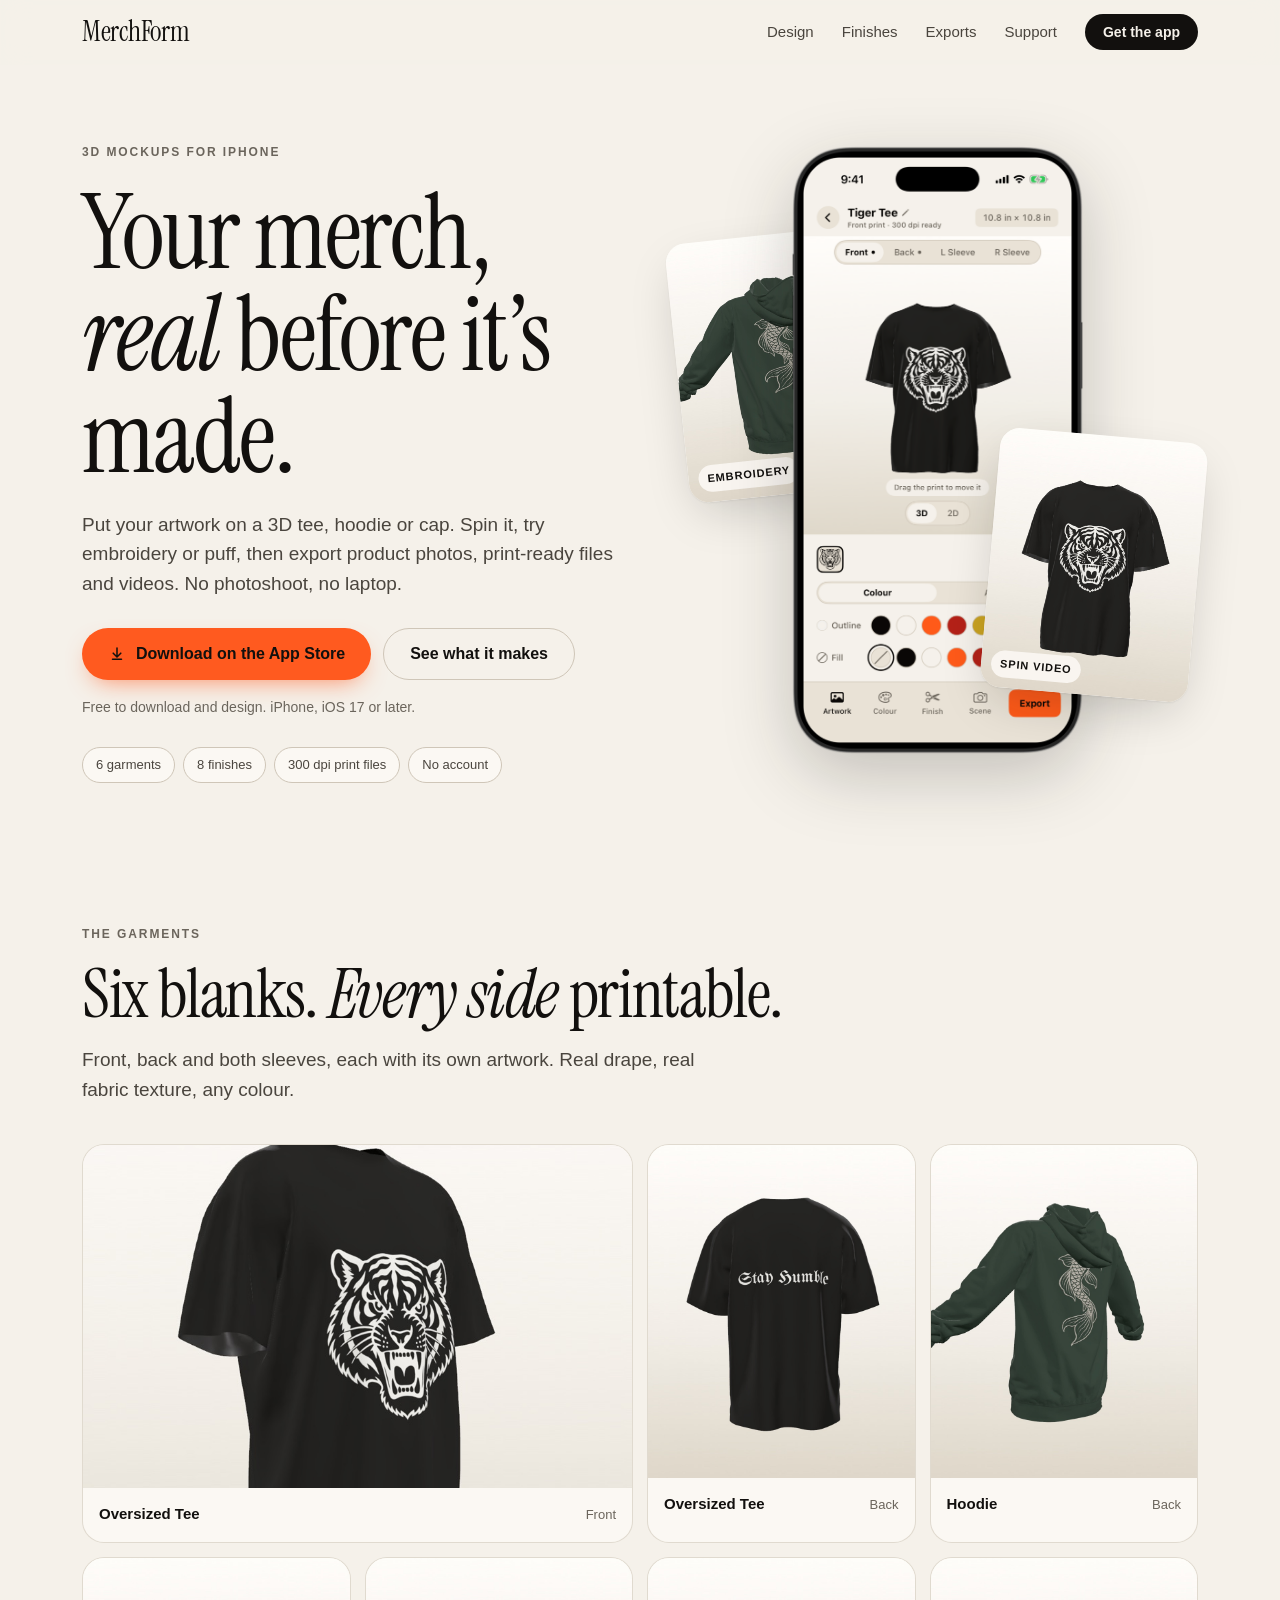
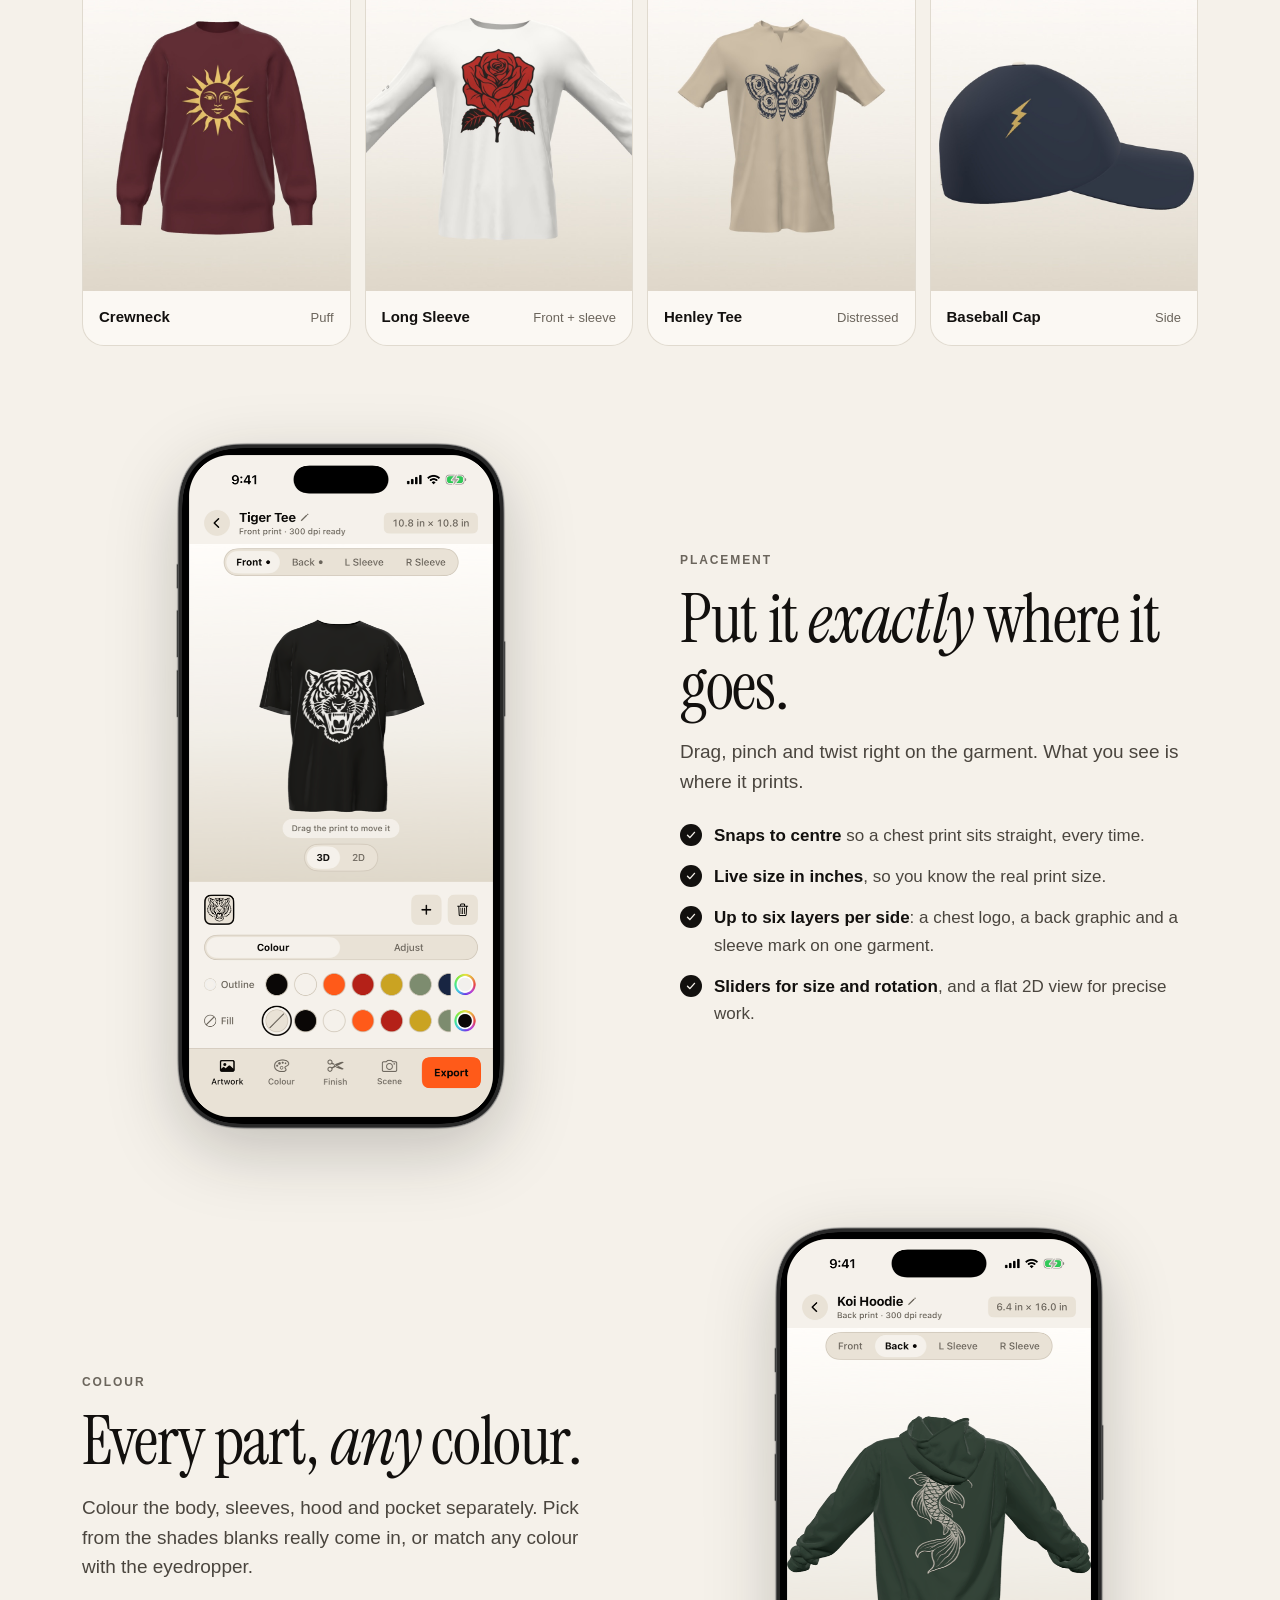
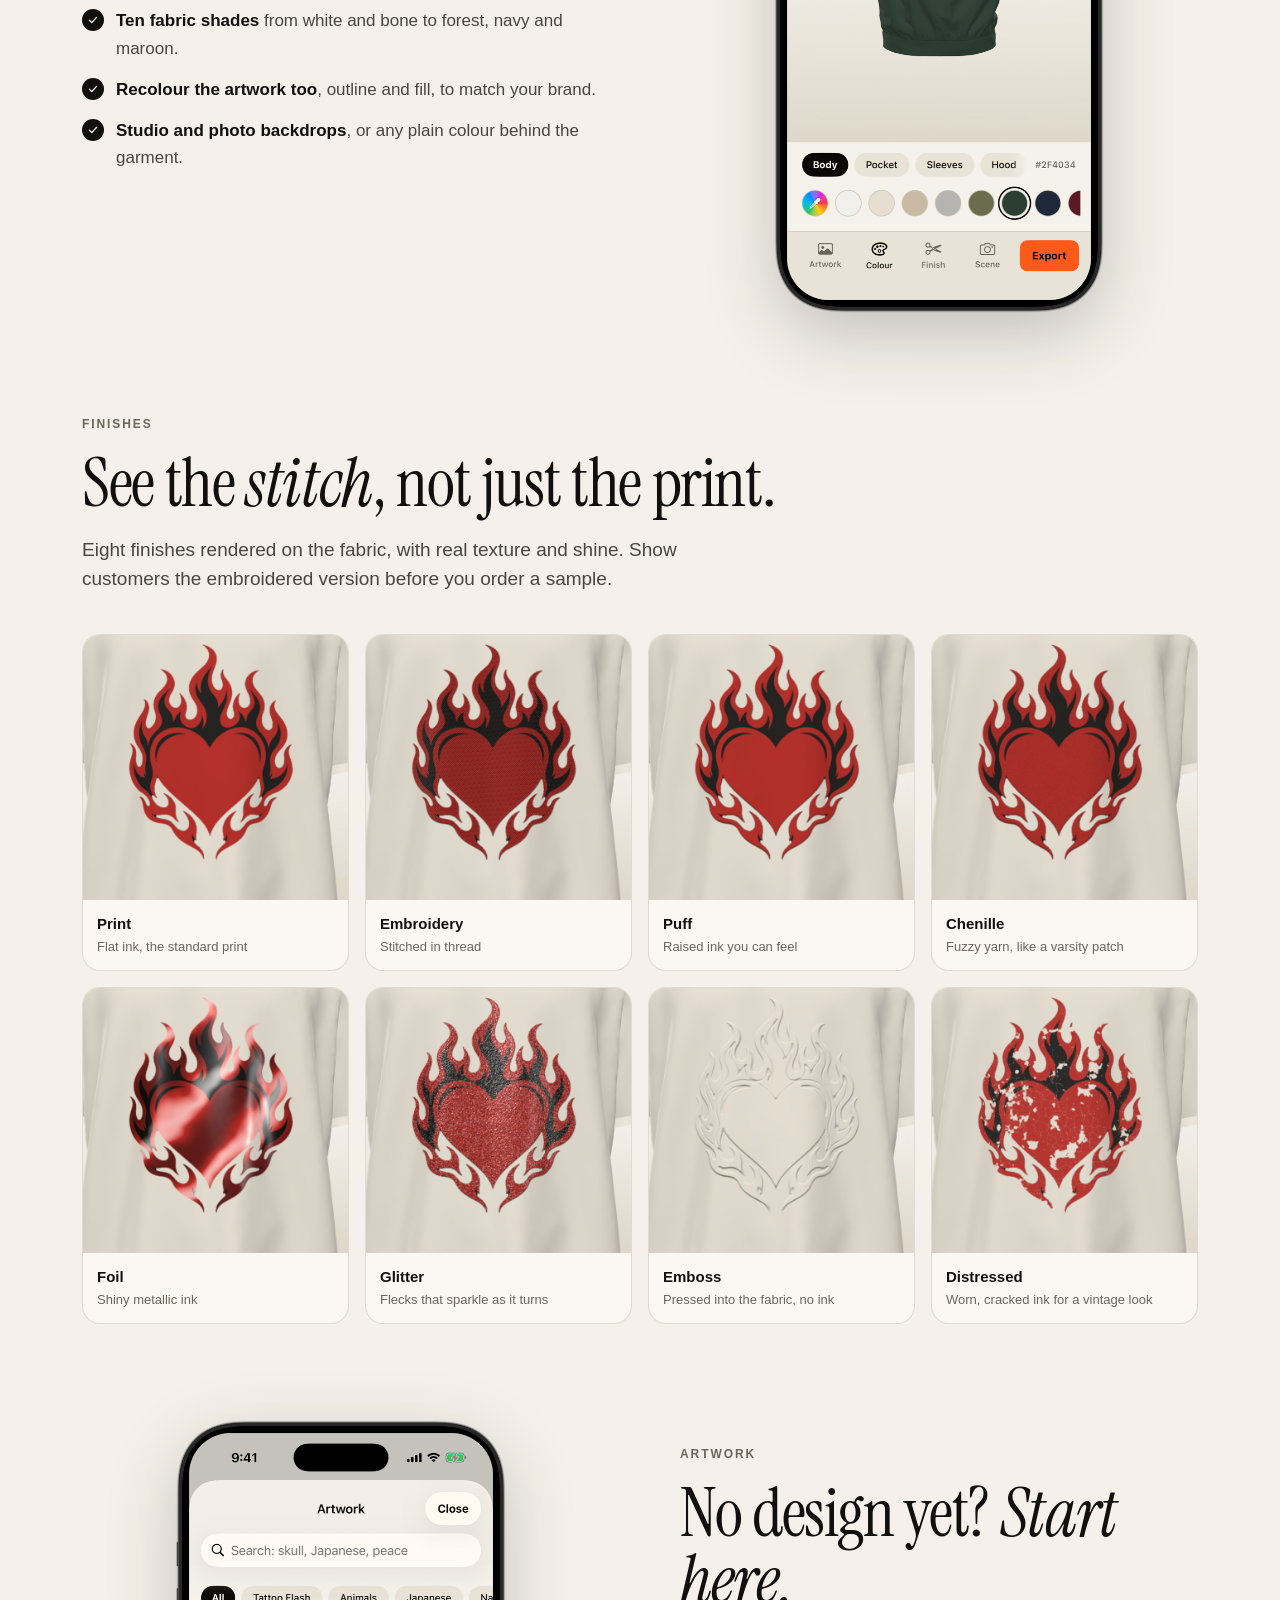
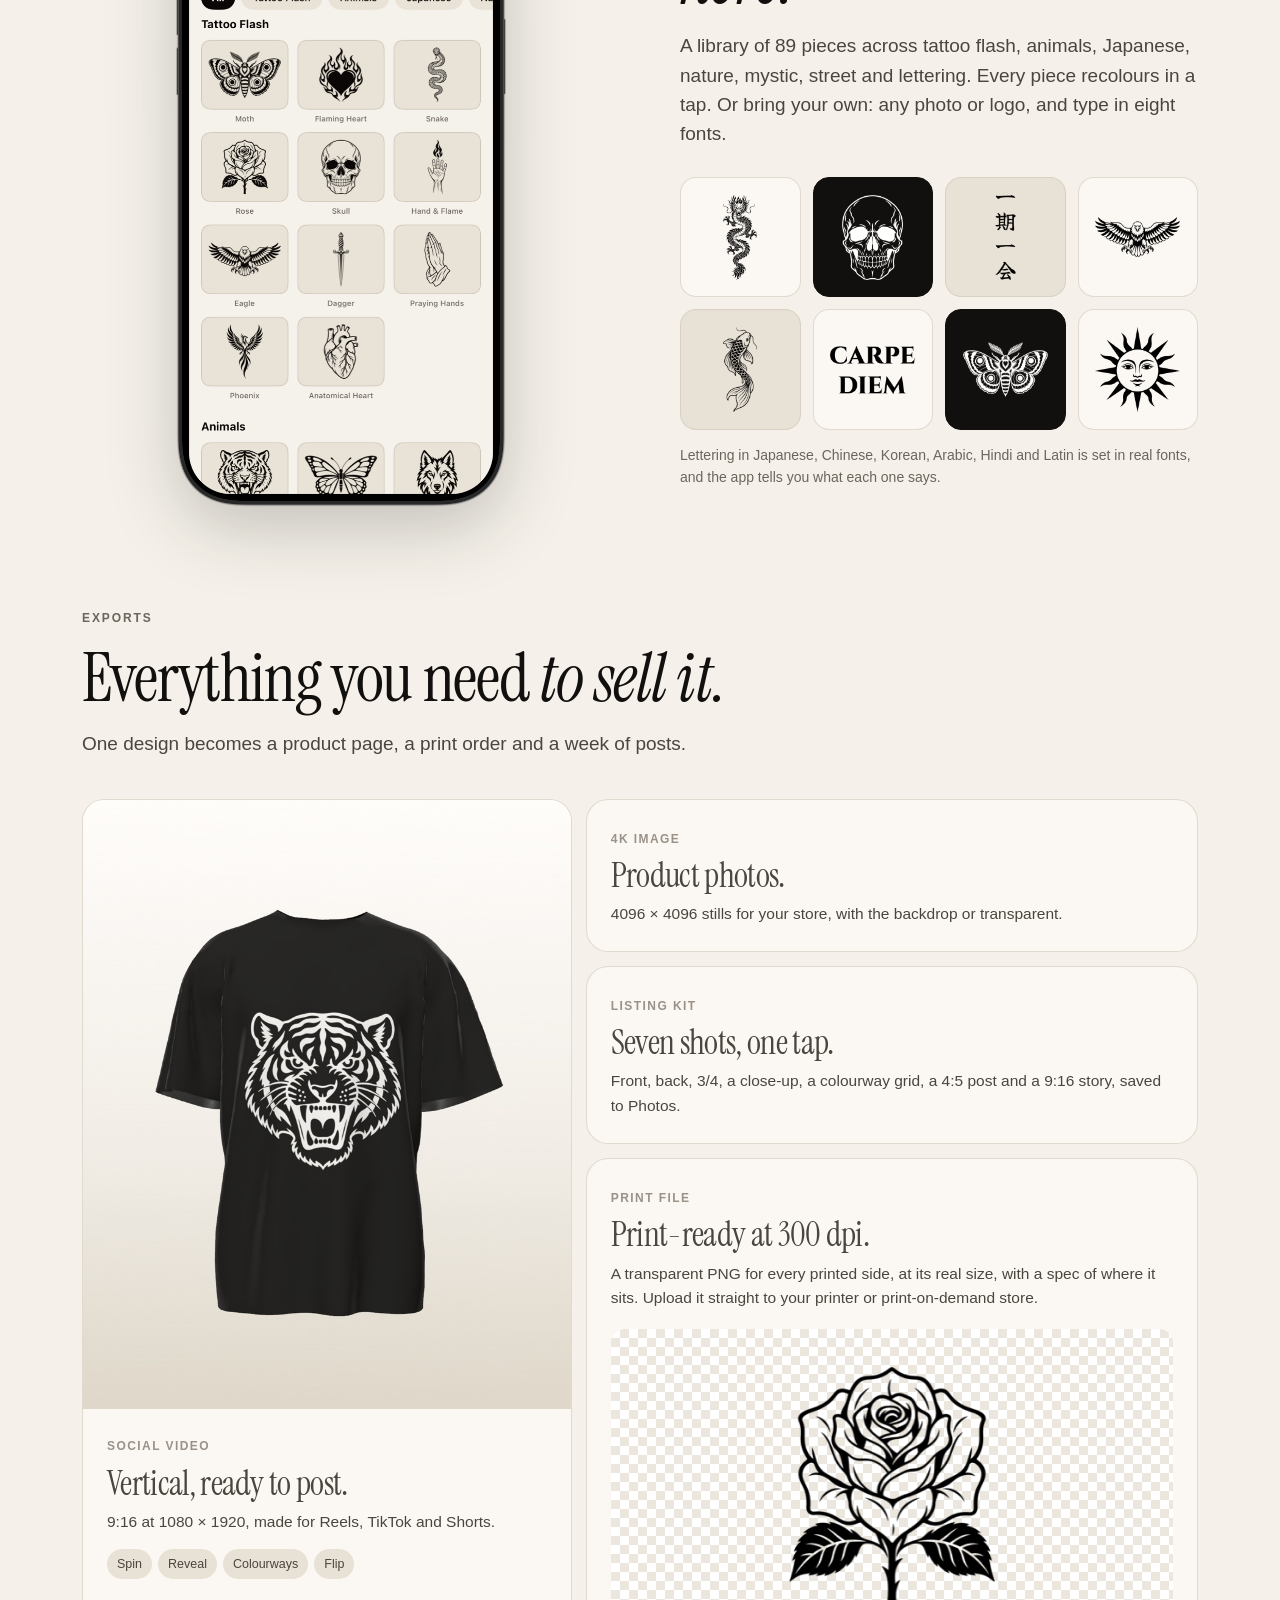
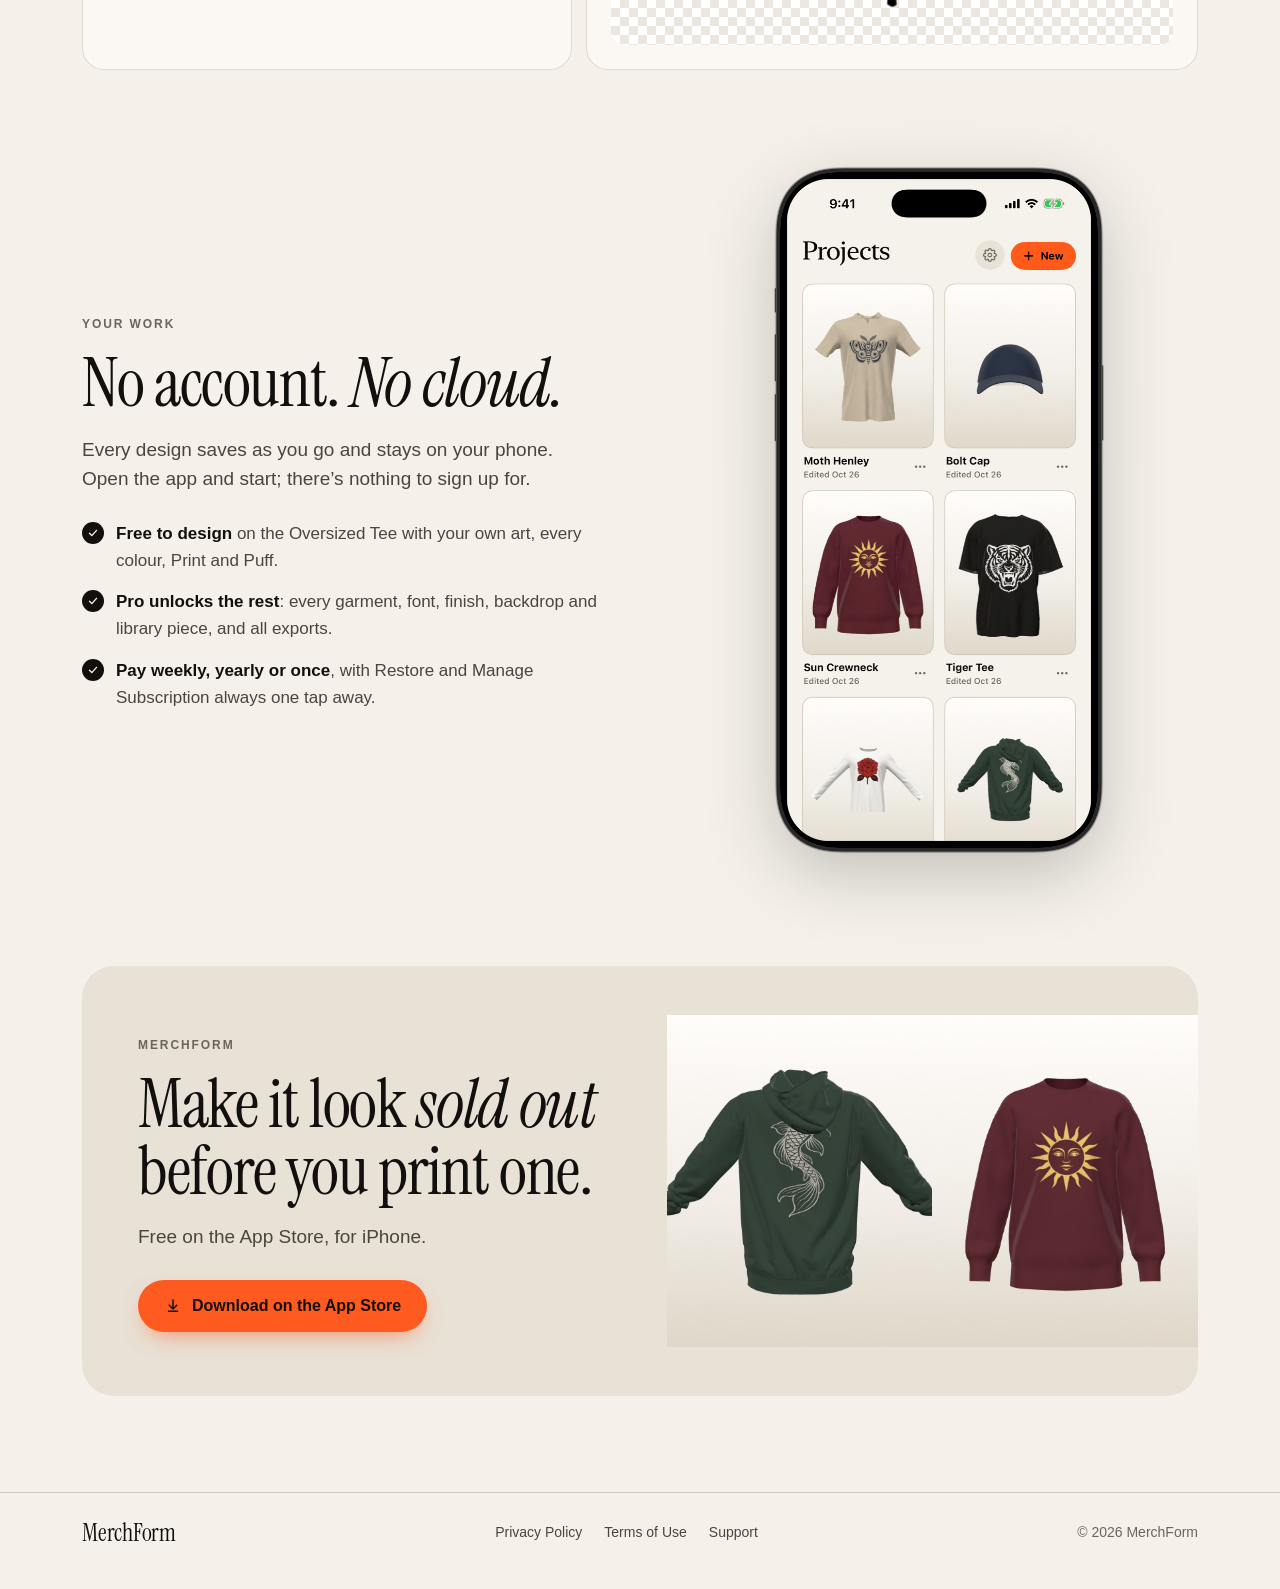
<file: index.html>
<!DOCTYPE html>
<html lang="en">
<head>
  <meta charset="utf-8">
  <meta name="viewport" content="width=device-width, initial-scale=1">
  <title>MerchForm: 3D Merch Mockups for iPhone</title>
  <meta name="description" content="Put your artwork on a 3D tee, hoodie or cap. Try real finishes like embroidery and puff, then export 4K product photos, 300 dpi print files and vertical videos. No photoshoot.">
  <meta name="theme-color" content="#F5F1EA">
  <meta property="og:title" content="MerchForm: 3D Merch Mockups for iPhone">
  <meta property="og:description" content="Your design on a real 3D garment. Product photos, print files and videos, straight from your phone.">
  <meta property="og:image" content="https://merchform.pages.dev/assets/hoodie-back.jpg">
  <meta property="og:type" content="website">
  <link rel="preconnect" href="https://fonts.googleapis.com">
  <link rel="preconnect" href="https://fonts.gstatic.com" crossorigin>
  <link href="https://fonts.googleapis.com/css2?family=Instrument+Serif:ital@0;1&display=swap" rel="stylesheet">
  <link href="https://api.fontshare.com/v2/css?f[]=satoshi@400,500,700&display=swap" rel="stylesheet">
  <link rel="stylesheet" href="/styles.css">
  <script>document.documentElement.classList.add('js')</script>
</head>
<body>
  <header class="site-header">
    <div class="wrap">
      <a class="brand" href="/">MerchForm</a>
      <nav>
        <span class="nav-links">
          <a href="#design">Design</a>
          <a href="#finishes">Finishes</a>
          <a href="#exports">Exports</a>
          <a href="/support">Support</a>
        </span>
        <!-- TODO: App Store link (3 places on this page) -->
        <a class="btn btn-ink btn-small" href="#">Get the app</a>
      </nav>
    </div>
  </header>

  <main>
    <!-- ============ Hero ============ -->
    <section class="hero">
      <div class="wrap hero-grid">
        <div class="reveal">
          <span class="eyebrow">3D mockups for iPhone</span>
          <h1>Your merch, <em>real</em> before it&rsquo;s made.</h1>
          <p class="lede">Put your artwork on a 3D tee, hoodie or cap. Spin it, try embroidery or puff, then export product photos, print-ready files and videos. No photoshoot, no laptop.</p>
          <div class="hero-actions">
            <!-- TODO: App Store link -->
            <a class="btn btn-ember" href="#">
              <svg viewBox="0 0 24 24" aria-hidden="true"><path d="M12 3a1 1 0 0 1 1 1v9.6l3.3-3.3a1 1 0 1 1 1.4 1.4l-5 5a1 1 0 0 1-1.4 0l-5-5a1 1 0 1 1 1.4-1.4L11 13.6V4a1 1 0 0 1 1-1ZM5 19a1 1 0 0 1 1-1h12a1 1 0 1 1 0 2H6a1 1 0 0 1-1-1Z"/></svg>
              Download on the App Store
            </a>
            <a class="btn btn-ghost" href="#exports">See what it makes</a>
          </div>
          <p class="small hero-note">Free to download and design. iPhone, iOS 17 or later.</p>
          <div class="pills">
            <span class="pill">6 garments</span>
            <span class="pill">8 finishes</span>
            <span class="pill">300 dpi print files</span>
            <span class="pill">No account</span>
          </div>
        </div>

        <div class="hero-visual reveal">
          <figure class="float float-a" style="margin:0">
            <img src="/assets/hoodie-back.jpg" width="800" height="1000" alt="A forest green hoodie with an embroidered koi on the back">
            <span class="tag">Embroidery</span>
          </figure>
          <div class="phone">
            <img src="/assets/device-editor.png" width="640" height="1333" alt="The MerchForm editor with a tiger print on a black tee">
          </div>
          <figure class="float float-b" style="margin:0">
            <video src="/assets/spin.mp4" poster="/assets/tee-designer-r1-front.jpg" autoplay muted loop playsinline aria-label="A black tee spinning to show its front and back prints"></video>
            <span class="tag">Spin video</span>
          </figure>
        </div>
      </div>
    </section>

    <!-- ============ Garments ============ -->
    <section class="section" id="garments">
      <div class="wrap">
        <div class="section-head reveal">
          <span class="eyebrow">The garments</span>
          <h2>Six blanks. <em>Every side</em> printable.</h2>
          <p class="lede">Front, back and both sleeves, each with its own artwork. Real drape, real fabric texture, any colour.</p>
        </div>
        <div class="rail reveal">
          <figure class="card wide"><img src="/assets/tee-designer-r1-three.jpg" width="800" height="1000" loading="lazy" alt="Black oversized tee with a tiger print, at three quarters"><figcaption><b>Oversized Tee</b><span>Front</span></figcaption></figure>
          <figure class="card"><img src="/assets/tee-designer-r1-back.jpg" width="800" height="1000" loading="lazy" alt="The back of the black tee with Stay Humble lettering"><figcaption><b>Oversized Tee</b><span>Back</span></figcaption></figure>
          <figure class="card"><img src="/assets/hoodie-three.jpg" width="800" height="1000" loading="lazy" alt="Green hoodie with a koi on the back"><figcaption><b>Hoodie</b><span>Back</span></figcaption></figure>
          <figure class="card"><img src="/assets/crew-panel-front.jpg" width="800" height="1000" loading="lazy" alt="Maroon crewneck with a gold puff print sun"><figcaption><b>Crewneck</b><span>Puff</span></figcaption></figure>
          <figure class="card"><img src="/assets/longsleeve-front.jpg" width="800" height="1000" loading="lazy" alt="White long sleeve tee with a red rose"><figcaption><b>Long Sleeve</b><span>Front + sleeve</span></figcaption></figure>
          <figure class="card"><img src="/assets/tee-classic-front.jpg" width="800" height="1000" loading="lazy" alt="Sand henley tee with a distressed moth print"><figcaption><b>Henley Tee</b><span>Distressed</span></figcaption></figure>
          <figure class="card"><img src="/assets/cap-side.jpg" width="800" height="1000" loading="lazy" alt="Navy baseball cap with an embroidered bolt on the side"><figcaption><b>Baseball Cap</b><span>Side</span></figcaption></figure>
        </div>
      </div>
    </section>

    <!-- ============ Design features ============ -->
    <section id="design">
      <div class="wrap">
        <div class="feature">
          <div class="feature-media reveal">
            <div class="phone"><img src="/assets/device-editor.png" width="640" height="1333" loading="lazy" alt="Placing a print in the editor"></div>
          </div>
          <div class="reveal">
            <span class="eyebrow">Placement</span>
            <h2>Put it <em>exactly</em> where it goes.</h2>
            <p class="lede">Drag, pinch and twist right on the garment. What you see is where it prints.</p>
            <ul class="ticks">
              <li><span><b>Snaps to centre</b> so a chest print sits straight, every time.</span></li>
              <li><span><b>Live size in inches</b>, so you know the real print size.</span></li>
              <li><span><b>Up to six layers per side</b>: a chest logo, a back graphic and a sleeve mark on one garment.</span></li>
              <li><span><b>Sliders for size and rotation</b>, and a flat 2D view for precise work.</span></li>
            </ul>
          </div>
        </div>

        <div class="feature flip">
          <div class="feature-media reveal">
            <div class="phone"><img src="/assets/device-colour.png" width="640" height="1333" loading="lazy" alt="Choosing fabric colours for each part of a hoodie"></div>
          </div>
          <div class="reveal">
            <span class="eyebrow">Colour</span>
            <h2>Every part, <em>any</em> colour.</h2>
            <p class="lede">Colour the body, sleeves, hood and pocket separately. Pick from the shades blanks really come in, or match any colour with the eyedropper.</p>
            <ul class="ticks">
              <li><span><b>Ten fabric shades</b> from white and bone to forest, navy and maroon.</span></li>
              <li><span><b>Recolour the artwork too</b>, outline and fill, to match your brand.</span></li>
              <li><span><b>Studio and photo backdrops</b>, or any plain colour behind the garment.</span></li>
            </ul>
          </div>
        </div>
      </div>
    </section>

    <!-- ============ Finishes ============ -->
    <section class="section" id="finishes">
      <div class="wrap">
        <div class="section-head reveal">
          <span class="eyebrow">Finishes</span>
          <h2>See the <em>stitch</em>, not just the print.</h2>
          <p class="lede">Eight finishes rendered on the fabric, with real texture and shine. Show customers the embroidered version before you order a sample.</p>
        </div>
        <div class="finish-grid reveal">
          <figure class="finish"><img src="/assets/finish-print.jpg" width="640" height="640" loading="lazy" alt="Print finish"><figcaption><b>Print</b><span>Flat ink, the standard print</span></figcaption></figure>
          <figure class="finish"><img src="/assets/finish-embroidery.jpg" width="640" height="640" loading="lazy" alt="Embroidery finish"><figcaption><b>Embroidery</b><span>Stitched in thread</span></figcaption></figure>
          <figure class="finish"><img src="/assets/finish-puff.jpg" width="640" height="640" loading="lazy" alt="Puff finish"><figcaption><b>Puff</b><span>Raised ink you can feel</span></figcaption></figure>
          <figure class="finish"><img src="/assets/finish-chenille.jpg" width="640" height="640" loading="lazy" alt="Chenille finish"><figcaption><b>Chenille</b><span>Fuzzy yarn, like a varsity patch</span></figcaption></figure>
          <figure class="finish"><img src="/assets/finish-foil.jpg" width="640" height="640" loading="lazy" alt="Foil finish"><figcaption><b>Foil</b><span>Shiny metallic ink</span></figcaption></figure>
          <figure class="finish"><img src="/assets/finish-glitter.jpg" width="640" height="640" loading="lazy" alt="Glitter finish"><figcaption><b>Glitter</b><span>Flecks that sparkle as it turns</span></figcaption></figure>
          <figure class="finish"><img src="/assets/finish-emboss.jpg" width="640" height="640" loading="lazy" alt="Emboss finish"><figcaption><b>Emboss</b><span>Pressed into the fabric, no ink</span></figcaption></figure>
          <figure class="finish"><img src="/assets/finish-distressed.jpg" width="640" height="640" loading="lazy" alt="Distressed finish"><figcaption><b>Distressed</b><span>Worn, cracked ink for a vintage look</span></figcaption></figure>
        </div>
      </div>
    </section>

    <!-- ============ Art library ============ -->
    <section>
      <div class="wrap">
        <div class="feature">
          <div class="feature-media reveal">
            <div class="phone"><img src="/assets/device-library.png" width="640" height="1333" loading="lazy" alt="The artwork library"></div>
          </div>
          <div class="reveal">
            <span class="eyebrow">Artwork</span>
            <h2>No design yet? <em>Start here.</em></h2>
            <p class="lede">A library of 89 pieces across tattoo flash, animals, Japanese, nature, mystic, street and lettering. Every piece recolours in a tap. Or bring your own: any photo or logo, and type in eight fonts.</p>
            <div class="art-grid">
              <div class="art"><img src="/assets/art/dragon.png" alt="Dragon" loading="lazy"></div>
              <div class="art dark"><img src="/assets/art/skull.png" alt="Skull" loading="lazy"></div>
              <div class="art sand"><img src="/assets/art/ichigo-ichie.png" alt="Japanese lettering: once in a lifetime" loading="lazy"></div>
              <div class="art"><img src="/assets/art/eagle.png" alt="Eagle" loading="lazy"></div>
              <div class="art sand"><img src="/assets/art/koi.png" alt="Koi" loading="lazy"></div>
              <div class="art"><img src="/assets/art/la-carpe-diem.png" alt="Carpe Diem lettering" loading="lazy"></div>
              <div class="art dark"><img src="/assets/art/moth-flash.png" alt="Moth" loading="lazy"></div>
              <div class="art"><img src="/assets/art/sun-face.png" alt="Sun" loading="lazy"></div>
            </div>
            <p class="small" style="margin-top:14px">Lettering in Japanese, Chinese, Korean, Arabic, Hindi and Latin is set in real fonts, and the app tells you what each one says.</p>
          </div>
        </div>
      </div>
    </section>

    <!-- ============ Exports ============ -->
    <section class="section" id="exports">
      <div class="wrap">
        <div class="section-head reveal">
          <span class="eyebrow">Exports</span>
          <h2>Everything you need <em>to sell it.</em></h2>
          <p class="lede">One design becomes a product page, a print order and a week of posts.</p>
        </div>
        <div class="export-grid reveal">
          <div class="export-card video">
            <video src="/assets/spin.mp4" poster="/assets/tee-designer-r1-front.jpg" autoplay muted loop playsinline aria-label="A seamless spin video of a tee"></video>
            <div>
              <span class="k">Social video</span>
              <p class="display">Vertical, ready to post.</p>
              <p>9:16 at 1080 &times; 1920, made for Reels, TikTok and Shorts.</p>
              <div class="chips"><span>Spin</span><span>Reveal</span><span>Colourways</span><span>Flip</span></div>
            </div>
          </div>
          <div class="export-card">
            <span class="k">4K image</span>
            <p class="display">Product photos.</p>
            <p>4096 &times; 4096 stills for your store, with the backdrop or transparent.</p>
          </div>
          <div class="export-card">
            <span class="k">Listing kit</span>
            <p class="display">Seven shots, one tap.</p>
            <p>Front, back, 3/4, a close-up, a colourway grid, a 4:5 post and a 9:16 story, saved to Photos.</p>
          </div>
          <div class="export-card">
            <span class="k">Print file</span>
            <p class="display">Print-ready at 300 dpi.</p>
            <p>A transparent PNG for every printed side, at its real size, with a spec of where it sits. Upload it straight to your printer or print-on-demand store.</p>
            <div class="checker"><img src="/assets/art/rose-flash.png" alt="A transparent print file" loading="lazy"></div>
          </div>
        </div>
      </div>
    </section>

    <!-- ============ Your work, your phone ============ -->
    <section>
      <div class="wrap">
        <div class="feature flip">
          <div class="feature-media reveal">
            <div class="phone"><img src="/assets/device-projects.png" width="640" height="1333" loading="lazy" alt="A grid of saved designs"></div>
          </div>
          <div class="reveal">
            <span class="eyebrow">Your work</span>
            <h2>No account. <em>No cloud.</em></h2>
            <p class="lede">Every design saves as you go and stays on your phone. Open the app and start; there&rsquo;s nothing to sign up for.</p>
            <ul class="ticks">
              <li><span><b>Free to design</b> on the Oversized Tee with your own art, every colour, Print and Puff.</span></li>
              <li><span><b>Pro unlocks the rest</b>: every garment, font, finish, backdrop and library piece, and all exports.</span></li>
              <li><span><b>Pay weekly, yearly or once</b>, with Restore and Manage Subscription always one tap away.</span></li>
            </ul>
          </div>
        </div>
      </div>
    </section>

    <!-- ============ Closing ============ -->
    <section class="wrap">
      <div class="closing reveal">
        <div class="closing-copy">
          <span class="eyebrow">MerchForm</span>
          <h2>Make it look <em>sold out</em> before you print one.</h2>
          <p class="lede">Free on the App Store, for iPhone.</p>
          <!-- TODO: App Store link -->
          <a class="btn btn-ember" href="#">
            <svg viewBox="0 0 24 24" aria-hidden="true"><path d="M12 3a1 1 0 0 1 1 1v9.6l3.3-3.3a1 1 0 1 1 1.4 1.4l-5 5a1 1 0 0 1-1.4 0l-5-5a1 1 0 1 1 1.4-1.4L11 13.6V4a1 1 0 0 1 1-1ZM5 19a1 1 0 0 1 1-1h12a1 1 0 1 1 0 2H6a1 1 0 0 1-1-1Z"/></svg>
            Download on the App Store
          </a>
        </div>
        <div class="closing-media">
          <img src="/assets/hoodie-back.jpg" width="800" height="1000" loading="lazy" alt="Green hoodie, koi on the back">
          <img src="/assets/crew-panel-front.jpg" width="800" height="1000" loading="lazy" alt="Maroon crewneck with a gold sun">
        </div>
      </div>
    </section>
  </main>

  <footer class="site-footer">
    <div class="wrap">
      <a class="brand" href="/">MerchForm</a>
      <nav>
        <a href="/privacy">Privacy Policy</a>
        <a href="https://www.apple.com/legal/internet-services/itunes/dev/stdeula/">Terms of Use</a>
        <a href="/support">Support</a>
      </nav>
      <span>&copy; 2026 MerchForm</span>
    </div>
  </footer>

  <script>
    // Fade sections in as they arrive. Without this script everything is simply visible.
    (function () {
      var items = document.querySelectorAll('.reveal');
      if (!('IntersectionObserver' in window)) { items.forEach(function (el) { el.classList.add('in'); }); return; }
      var io = new IntersectionObserver(function (entries) {
        entries.forEach(function (e) { if (e.isIntersecting) { e.target.classList.add('in'); io.unobserve(e.target); } });
      }, { rootMargin: '0px 0px -8% 0px' });
      items.forEach(function (el) { io.observe(el); });
    })();
  </script>
</body>
</html>
</file>
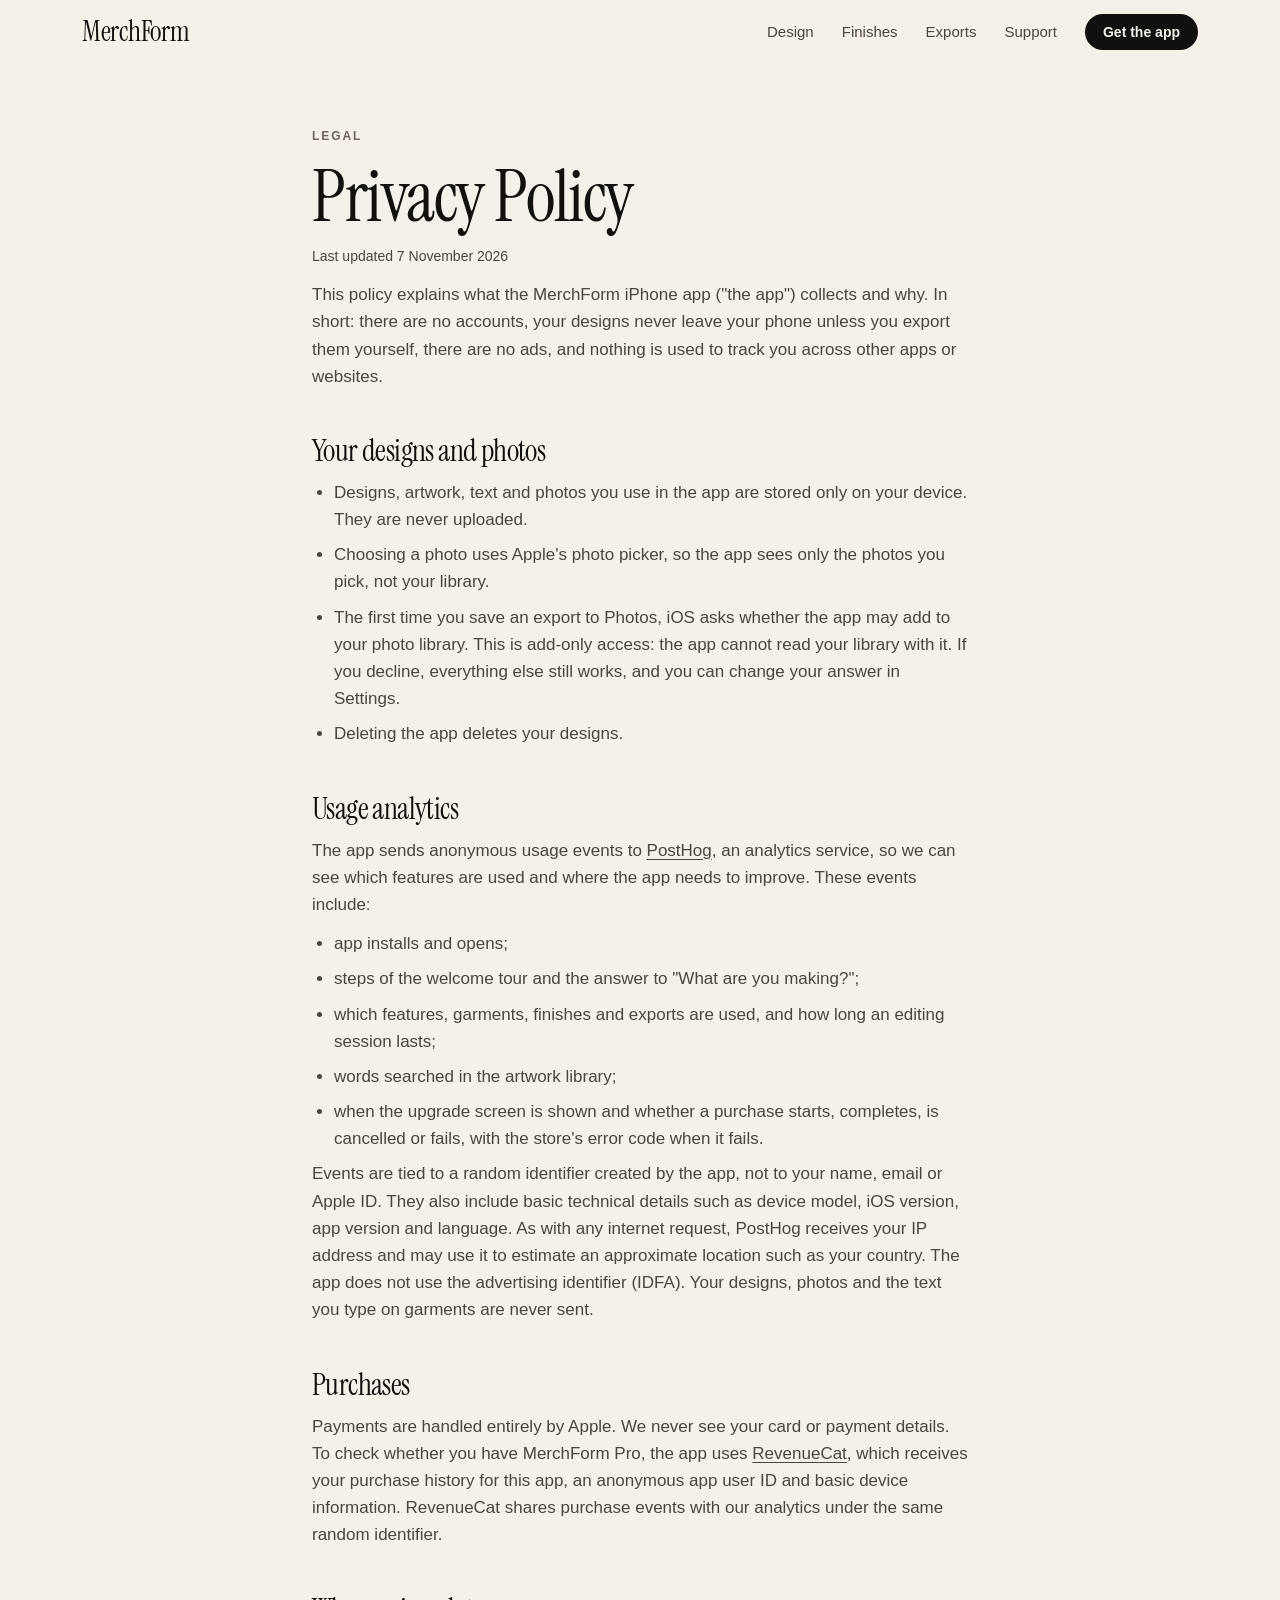
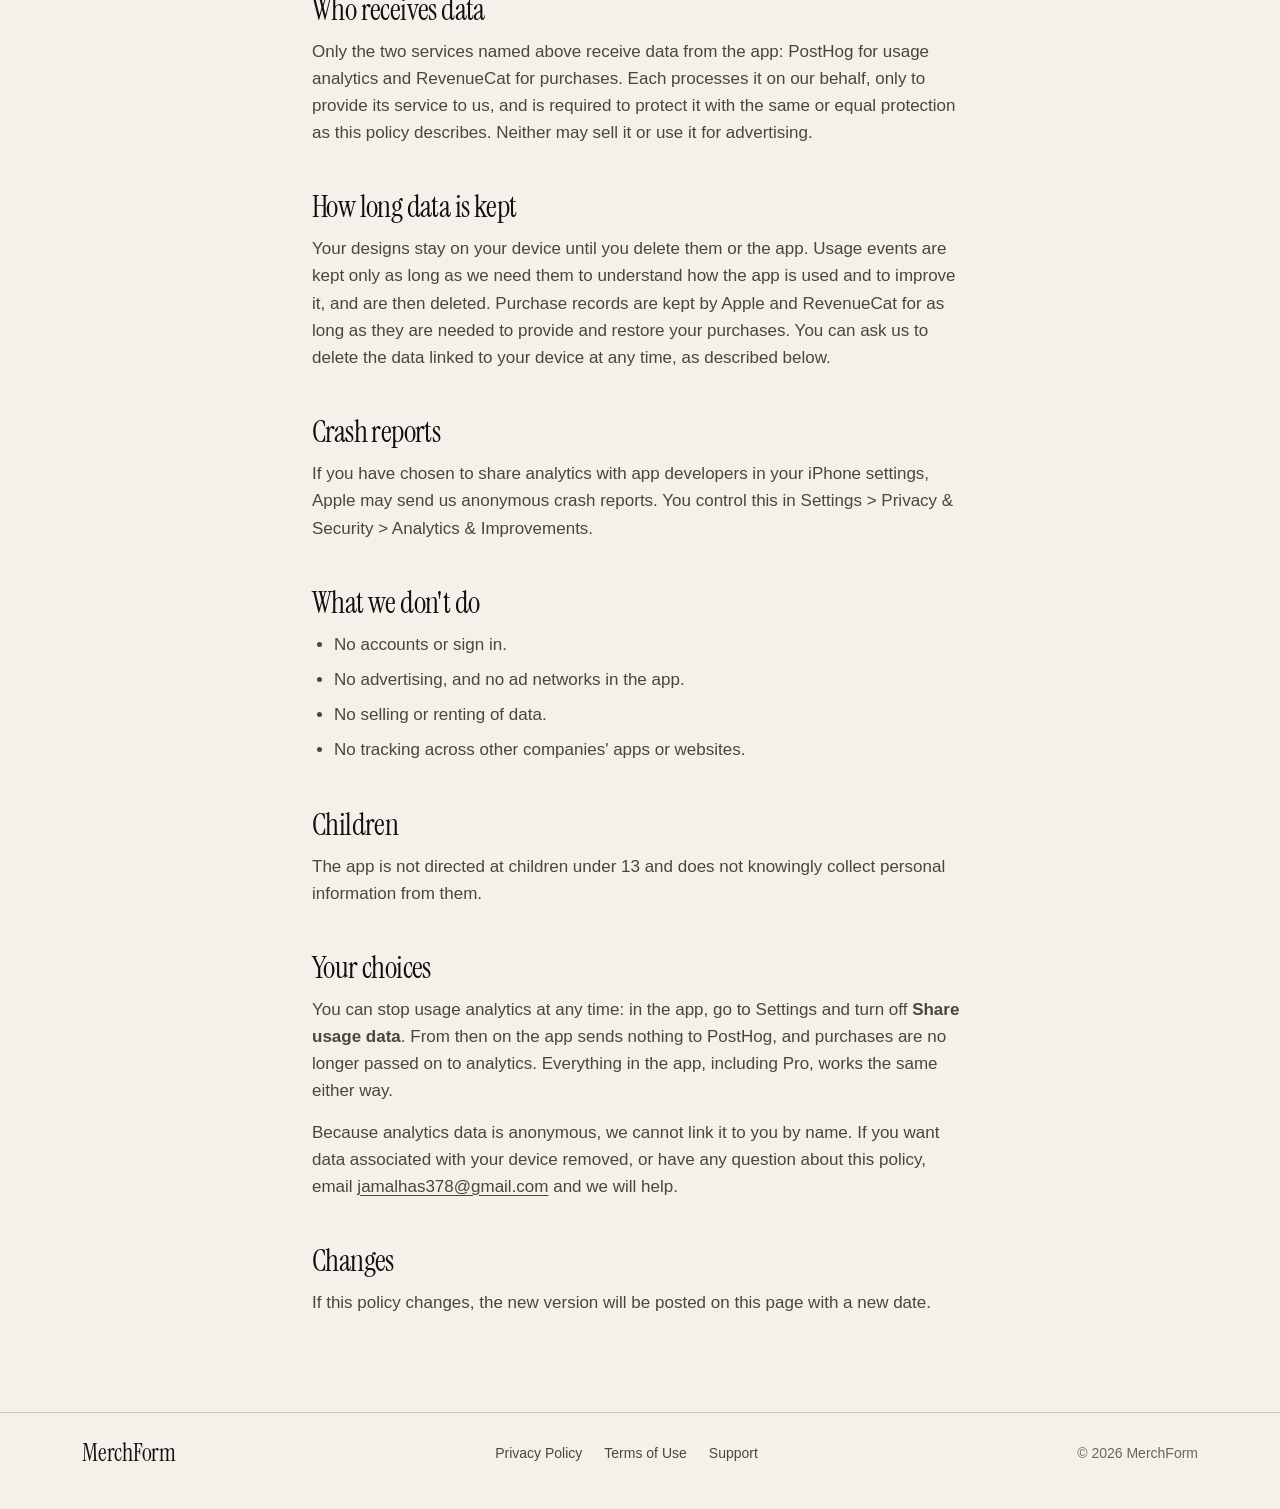
<file: privacy.html>
<!DOCTYPE html>
<html lang="en">
<head>
  <meta charset="utf-8">
  <meta name="viewport" content="width=device-width, initial-scale=1">
  <title>Privacy Policy: MerchForm</title>
  <meta name="description" content="How the MerchForm app handles your data.">
  <meta name="color-scheme" content="light">
  <link rel="preconnect" href="https://fonts.googleapis.com">
  <link rel="preconnect" href="https://fonts.gstatic.com" crossorigin>
  <link href="https://fonts.googleapis.com/css2?family=Instrument+Serif:ital@0;1&display=swap" rel="stylesheet">
  <link href="https://api.fontshare.com/v2/css?f[]=satoshi@400,500,700&display=swap" rel="stylesheet">
  <meta name="theme-color" content="#F5F1EA">
  <link rel="stylesheet" href="/styles.css">
</head>
<body>
  <header class="site-header">
    <div class="wrap">
      <a class="brand" href="/">MerchForm</a>
      <nav>
        <span class="nav-links">
          <a href="/#design">Design</a>
          <a href="/#finishes">Finishes</a>
          <a href="/#exports">Exports</a>
          <a href="/support">Support</a>
        </span>
        <!-- TODO: App Store link (3 places on this page) -->
        <a class="btn btn-ink btn-small" href="#">Get the app</a>
      </nav>
    </div>
  </header>

  <main class="wrap doc">
    <span class="eyebrow">Legal</span>
    <h1>Privacy Policy</h1>
    <p class="small">Last updated 7 November 2026</p>

    <p>This policy explains what the MerchForm iPhone app ("the app") collects and why. In short: there are no accounts, your designs never leave your phone unless you export them yourself, there are no ads, and nothing is used to track you across other apps or websites.</p>

    <h2>Your designs and photos</h2>
    <ul>
      <li>Designs, artwork, text and photos you use in the app are stored only on your device. They are never uploaded.</li>
      <li>Choosing a photo uses Apple's photo picker, so the app sees only the photos you pick, not your library.</li>
      <li>The first time you save an export to Photos, iOS asks whether the app may add to your photo library. This is add-only access: the app cannot read your library with it. If you decline, everything else still works, and you can change your answer in Settings.</li>
      <li>Deleting the app deletes your designs.</li>
    </ul>

    <h2>Usage analytics</h2>
    <p>The app sends anonymous usage events to <a href="https://posthog.com/privacy">PostHog</a>, an analytics service, so we can see which features are used and where the app needs to improve. These events include:</p>
    <ul>
      <li>app installs and opens;</li>
      <li>steps of the welcome tour and the answer to "What are you making?";</li>
      <li>which features, garments, finishes and exports are used, and how long an editing session lasts;</li>
      <li>words searched in the artwork library;</li>
      <li>when the upgrade screen is shown and whether a purchase starts, completes, is cancelled or fails, with the store's error code when it fails.</li>
    </ul>
    <p>Events are tied to a random identifier created by the app, not to your name, email or Apple ID. They also include basic technical details such as device model, iOS version, app version and language. As with any internet request, PostHog receives your IP address and may use it to estimate an approximate location such as your country. The app does not use the advertising identifier (IDFA). Your designs, photos and the text you type on garments are never sent.</p>

    <h2>Purchases</h2>
    <p>Payments are handled entirely by Apple. We never see your card or payment details. To check whether you have MerchForm Pro, the app uses <a href="https://www.revenuecat.com/privacy">RevenueCat</a>, which receives your purchase history for this app, an anonymous app user ID and basic device information. RevenueCat shares purchase events with our analytics under the same random identifier.</p>

    <h2>Who receives data</h2>
    <p>Only the two services named above receive data from the app: PostHog for usage analytics and RevenueCat for purchases. Each processes it on our behalf, only to provide its service to us, and is required to protect it with the same or equal protection as this policy describes. Neither may sell it or use it for advertising.</p>

    <h2>How long data is kept</h2>
    <p>Your designs stay on your device until you delete them or the app. Usage events are kept only as long as we need them to understand how the app is used and to improve it, and are then deleted. Purchase records are kept by Apple and RevenueCat for as long as they are needed to provide and restore your purchases. You can ask us to delete the data linked to your device at any time, as described below.</p>

    <h2>Crash reports</h2>
    <p>If you have chosen to share analytics with app developers in your iPhone settings, Apple may send us anonymous crash reports. You control this in Settings &gt; Privacy &amp; Security &gt; Analytics &amp; Improvements.</p>

    <h2>What we don't do</h2>
    <ul>
      <li>No accounts or sign in.</li>
      <li>No advertising, and no ad networks in the app.</li>
      <li>No selling or renting of data.</li>
      <li>No tracking across other companies' apps or websites.</li>
    </ul>

    <h2>Children</h2>
    <p>The app is not directed at children under 13 and does not knowingly collect personal information from them.</p>

    <h2>Your choices</h2>
    <p>You can stop usage analytics at any time: in the app, go to Settings and turn off <b>Share usage data</b>. From then on the app sends nothing to PostHog, and purchases are no longer passed on to analytics. Everything in the app, including Pro, works the same either way.</p>
    <p>Because analytics data is anonymous, we cannot link it to you by name. If you want data associated with your device removed, or have any question about this policy, email <a href="mailto:jamalhas378@gmail.com">jamalhas378@gmail.com</a> and we will help.</p>

    <h2>Changes</h2>
    <p>If this policy changes, the new version will be posted on this page with a new date.</p>
  </main>

  <footer class="site-footer">
    <div class="wrap">
      <a class="brand" href="/">MerchForm</a>
      <nav>
        <a href="/privacy">Privacy Policy</a>
        <a href="https://www.apple.com/legal/internet-services/itunes/dev/stdeula/">Terms of Use</a>
        <a href="/support">Support</a>
      </nav>
      <span>&copy; 2026 MerchForm</span>
    </div>
  </footer>
</body>
</html>
</file>
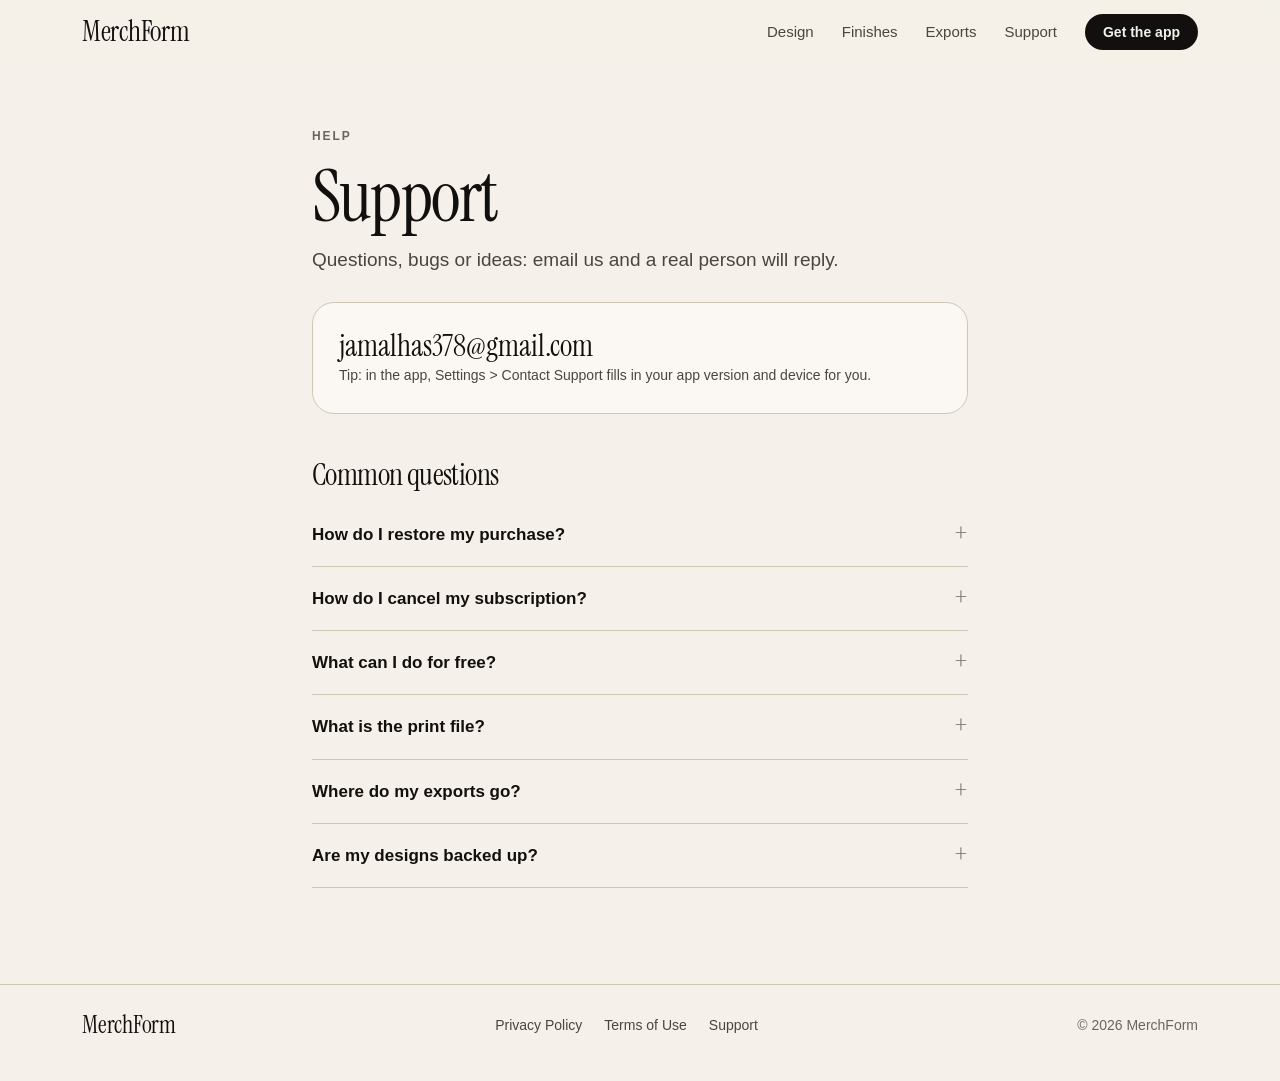
<file: support.html>
<!DOCTYPE html>
<html lang="en">
<head>
  <meta charset="utf-8">
  <meta name="viewport" content="width=device-width, initial-scale=1">
  <title>Support: MerchForm</title>
  <meta name="description" content="Get help with MerchForm.">
  <meta name="color-scheme" content="light">
  <link rel="preconnect" href="https://fonts.googleapis.com">
  <link rel="preconnect" href="https://fonts.gstatic.com" crossorigin>
  <link href="https://fonts.googleapis.com/css2?family=Instrument+Serif:ital@0;1&display=swap" rel="stylesheet">
  <link href="https://api.fontshare.com/v2/css?f[]=satoshi@400,500,700&display=swap" rel="stylesheet">
  <meta name="theme-color" content="#F5F1EA">
  <link rel="stylesheet" href="/styles.css">
</head>
<body>
  <header class="site-header">
    <div class="wrap">
      <a class="brand" href="/">MerchForm</a>
      <nav>
        <span class="nav-links">
          <a href="/#design">Design</a>
          <a href="/#finishes">Finishes</a>
          <a href="/#exports">Exports</a>
          <a href="/support">Support</a>
        </span>
        <!-- TODO: App Store link (3 places on this page) -->
        <a class="btn btn-ink btn-small" href="#">Get the app</a>
      </nav>
    </div>
  </header>

  <main class="wrap doc">
    <span class="eyebrow">Help</span>
    <h1>Support</h1>
    <p class="lede">Questions, bugs or ideas: email us and a real person will reply.</p>

    <div class="contact-card">
      <a class="mail" href="mailto:jamalhas378@gmail.com?subject=MerchForm%20support">jamalhas378@gmail.com</a>
      <p class="small">Tip: in the app, Settings &gt; Contact Support fills in your app version and device for you.</p>
    </div>

    <h2>Common questions</h2>
    <div class="faq">
      <details>
        <summary>How do I restore my purchase?</summary>
        <p>In the app, tap Restore on the upgrade screen, or Restore Purchases in Settings. Make sure you're signed in with the same Apple ID you bought with.</p>
      </details>
      <details>
        <summary>How do I cancel my subscription?</summary>
        <p>Subscriptions are managed by Apple. In the app, go to Settings &gt; Manage Subscription, or on your iPhone open Settings, tap your name, then Subscriptions. Lifetime is a one-time purchase and never renews.</p>
      </details>
      <details>
        <summary>What can I do for free?</summary>
        <p>The whole app works without paying: the Oversized Tee, every fabric and artwork colour, your own photos, text and part of the art library. Pro unlocks every garment, font, finish, backdrop and library piece, and all exports.</p>
      </details>
      <details>
        <summary>What is the print file?</summary>
        <p>A transparent 300 dpi PNG of each printed side, with your artwork at its real printed size, plus a short spec of its size and position. It's artwork only, ready to upload to a print shop or print-on-demand service.</p>
      </details>
      <details>
        <summary>Where do my exports go?</summary>
        <p>Photos and videos save to your photo library. Print files open the share sheet, so you can save them to Files or send them straight to your printer, because Photos would flatten their transparency.</p>
      </details>
      <details>
        <summary>Are my designs backed up?</summary>
        <p>Designs are stored only on your iPhone. There are no accounts or cloud sync, so deleting the app deletes them. Export anything you want to keep.</p>
      </details>
    </div>
  </main>

  <footer class="site-footer">
    <div class="wrap">
      <a class="brand" href="/">MerchForm</a>
      <nav>
        <a href="/privacy">Privacy Policy</a>
        <a href="https://www.apple.com/legal/internet-services/itunes/dev/stdeula/">Terms of Use</a>
        <a href="/support">Support</a>
      </nav>
      <span>&copy; 2026 MerchForm</span>
    </div>
  </footer>
</body>
</html>
</file>
<file: styles.css>
/* MerchForm site. Colours are the app's own (MFColor), light theme.
   Ember is a fill, never text, and appears at most twice per screen. */
:root {
  --wool: #F5F1EA;
  --bone: #FBF8F3;
  --sand: #E8E1D5;
  --stone: #CFC6B8;
  --ink: #12100E;
  --ink-2: #4A453E;
  --muted: #6B655C;
  --faint: #9A9288;
  --ember: #FF5A1F;
  --serif: "Instrument Serif", ui-serif, Georgia, serif;
  --sans: "Satoshi", -apple-system, BlinkMacSystemFont, "Segoe UI", sans-serif;
  --radius: 22px;
  --shadow: 0 1px 2px rgba(18, 16, 14, .06), 0 18px 50px -12px rgba(18, 16, 14, .22);
}

* { box-sizing: border-box; }
html { -webkit-text-size-adjust: 100%; scroll-behavior: smooth; }
body {
  margin: 0;
  background: var(--wool);
  color: var(--ink);
  font: 17px/1.6 var(--sans);
  -webkit-font-smoothing: antialiased;
  overflow-x: hidden;
}
img, video { display: block; max-width: 100%; height: auto; }
a { color: inherit; }
::selection { background: var(--ink); color: var(--wool); }

.wrap { width: 100%; max-width: 1180px; margin: 0 auto; padding: 0 16px; }
@media (min-width: 760px) { .wrap { padding: 0 32px; } }

/* ---------- Type ---------- */
h1, h2, .display {
  font-family: var(--serif); font-weight: 400;
  letter-spacing: -.02em; line-height: .98; margin: 0;
}
h1 { font-size: clamp(48px, 9vw, 104px); }
h2 { font-size: clamp(38px, 6vw, 68px); }
h1 em, h2 em { font-style: italic; }
h3 { font-size: 18px; font-weight: 700; margin: 0 0 6px; letter-spacing: -.005em; }
p { margin: 0; }
.eyebrow {
  font-size: 12px; font-weight: 700; letter-spacing: .16em;
  text-transform: uppercase; color: var(--muted);
}
.lede { font-size: 19px; line-height: 1.55; color: var(--ink-2); max-width: 34em; }
.small { font-size: 14px; color: var(--muted); }

/* ---------- Buttons ---------- */
.btn {
  display: inline-flex; align-items: center; justify-content: center; gap: 10px;
  font: 700 16px/1 var(--sans); text-decoration: none; white-space: nowrap;
  padding: 17px 26px; border-radius: 999px;
  transition: transform .2s ease, box-shadow .2s ease;
}
.btn:hover { transform: translateY(-1px); }
.btn-ember { background: var(--ember); color: var(--ink); box-shadow: 0 10px 24px -10px rgba(255, 90, 31, .7); }
.btn-ink { background: var(--ink); color: var(--wool); }
.btn-ghost { color: var(--ink); border: 1px solid var(--stone); }
.btn svg { width: 18px; height: 18px; fill: currentColor; flex: none; }
.btn-small { padding: 11px 18px; font-size: 14px; }

/* ---------- Header ---------- */
.site-header {
  position: sticky; top: 0; z-index: 20;
  background: rgba(245, 241, 234, .82);
  backdrop-filter: saturate(1.4) blur(14px);
  -webkit-backdrop-filter: saturate(1.4) blur(14px);
  border-bottom: 1px solid transparent;
}
.site-header .wrap { display: flex; align-items: center; justify-content: space-between; height: 64px; gap: 16px; }
.brand { font: 400 28px/1 var(--serif); text-decoration: none; letter-spacing: -.01em; }
.site-header nav { display: flex; align-items: center; gap: 28px; font-size: 15px; font-weight: 500; }
.site-header nav a:not(.btn) { text-decoration: none; color: var(--ink-2); }
.site-header nav a:not(.btn):hover { color: var(--ink); }
.nav-links { display: none; gap: 28px; }
@media (min-width: 860px) { .nav-links { display: flex; } }

/* ---------- Phone: the Simulator's own iPhone 17 Pro frame, baked into the image ---------- */
.phone { position: relative; width: 100%; }
.phone img { width: 100%; height: auto; filter: drop-shadow(0 22px 34px rgba(18, 16, 14, .22)); }

/* ---------- Hero ---------- */
.hero { padding: 40px 0 24px; }
.hero-grid { display: grid; gap: 48px; align-items: center; }
.hero h1 { margin: 18px 0 22px; }
.hero .lede { margin-bottom: 30px; }
.hero-actions { display: flex; flex-wrap: wrap; gap: 12px; align-items: center; }
.hero-note { margin-top: 16px; }
.pills { display: flex; flex-wrap: wrap; gap: 8px; margin-top: 28px; }
.pill {
  font-size: 13px; font-weight: 500; color: var(--ink-2);
  padding: 7px 13px; border-radius: 999px; border: 1px solid var(--stone); background: var(--bone);
}

.hero-visual { position: relative; max-width: 560px; margin: 0 auto; width: 100%; padding: 0 0 20px; }
.hero-visual .phone { width: 56%; margin: 0 auto; position: relative; z-index: 2; }
.float {
  position: absolute; width: 40%; border-radius: 20px; overflow: hidden;
  box-shadow: var(--shadow); background: var(--bone);
}
.float img, .float video { width: 100%; aspect-ratio: 4 / 5; object-fit: cover; }
.float-a { left: 0; top: 14%; transform: rotate(-6deg); z-index: 1; }
.float-b { right: 0; top: 46%; transform: rotate(5deg); z-index: 3; }
.tag {
  position: absolute; left: 10px; bottom: 10px;
  font-size: 11px; font-weight: 700; letter-spacing: .08em; text-transform: uppercase;
  background: rgba(251, 248, 243, .92); color: var(--ink);
  padding: 5px 9px; border-radius: 999px;
}
@media (min-width: 960px) {
  .hero { padding: 72px 0 40px; }
  .hero-grid { grid-template-columns: 1.05fr 1fr; }
}

/* ---------- Sections ---------- */
section { scroll-margin-top: 80px; }
.section { padding: 96px 0 0; }
.section-head { max-width: 760px; margin-bottom: 40px; }
.section-head h2 { margin: 14px 0 18px; }
.center { text-align: center; margin-left: auto; margin-right: auto; }
.center .lede { margin: 0 auto; }

/* Garment rail: one row that scrolls on a phone, a gallery on a desktop */
.rail {
  display: grid; grid-auto-flow: column; grid-auto-columns: 72%;
  gap: 14px; overflow-x: auto; scroll-snap-type: x mandatory;
  padding: 4px 16px 18px; margin: 0 -16px;
  scrollbar-width: none;
}
.rail::-webkit-scrollbar { display: none; }
.card {
  margin: 0; scroll-snap-align: start; border-radius: var(--radius); overflow: hidden;
  background: var(--bone); border: 1px solid rgba(207, 198, 184, .6);
}
.card img { width: 100%; aspect-ratio: 4 / 5; object-fit: cover; }
.card figcaption { padding: 14px 16px 16px; display: flex; justify-content: space-between; gap: 8px; align-items: baseline; }
.card figcaption b { font-size: 15px; }
.card figcaption span { font-size: 13px; color: var(--muted); }
@media (min-width: 760px) {
  .rail { grid-auto-columns: 38%; margin: 0 -32px; padding: 4px 32px 18px; }
}
@media (min-width: 1100px) {
  .rail { grid-auto-flow: row; grid-template-columns: repeat(4, 1fr); overflow: visible; margin: 0; padding: 0; }
  .rail .card.wide { grid-column: span 2; }
  .rail .card.wide img { aspect-ratio: 8 / 5; object-position: center 40%; }
}

/* Feature rows: phone beside copy */
.feature { display: grid; gap: 40px; align-items: center; padding-top: 96px; }
.feature .phone { width: 72%; max-width: 330px; margin: 0 auto; }
.feature h2 { margin: 14px 0 18px; }
.ticks { list-style: none; padding: 0; margin: 26px 0 0; display: grid; gap: 14px; }
.ticks li { display: grid; grid-template-columns: 22px 1fr; gap: 12px; color: var(--ink-2); }
.ticks li::before {
  content: ""; width: 22px; height: 22px; border-radius: 50%; margin-top: 2px;
  background: var(--ink) url("data:image/svg+xml,%3Csvg xmlns='http://www.w3.org/2000/svg' viewBox='0 0 24 24'%3E%3Cpath d='M6 12.5l4 4 8-9' fill='none' stroke='%23F5F1EA' stroke-width='2.4' stroke-linecap='round' stroke-linejoin='round'/%3E%3C/svg%3E") center / 14px no-repeat;
}
.ticks b { color: var(--ink); }
@media (min-width: 900px) {
  .feature { grid-template-columns: 1fr 1fr; gap: 80px; }
  .feature.flip .feature-media { order: 2; }
}

/* Finishes */
.finish-grid { display: grid; grid-template-columns: repeat(2, minmax(0, 1fr)); gap: 12px; }
.finish { margin: 0; border-radius: 18px; overflow: hidden; background: var(--bone); border: 1px solid rgba(207, 198, 184, .6); }
.finish img { width: 100%; aspect-ratio: 1; object-fit: cover; }
.finish figcaption { padding: 12px 14px 14px; }
.finish b { display: block; font-size: 15px; }
.finish span { font-size: 13px; color: var(--muted); line-height: 1.4; display: block; margin-top: 2px; }
@media (min-width: 760px) { .finish-grid { grid-template-columns: repeat(4, minmax(0, 1fr)); gap: 16px; } }

/* Art library mosaic */
.art-grid { display: grid; grid-template-columns: repeat(4, minmax(0, 1fr)); gap: 10px; margin-top: 28px; }
.art {
  aspect-ratio: 1; border-radius: 16px; background: var(--bone);
  border: 1px solid rgba(207, 198, 184, .6);
  display: grid; place-items: center; padding: 14%;
}
.art img { width: 100%; height: 100%; min-width: 0; min-height: 0; object-fit: contain; }
.art { min-width: 0; overflow: hidden; }
.art.dark { background: var(--ink); border-color: var(--ink); }
.art.dark img { filter: invert(1) sepia(.15); }
.art.sand { background: var(--sand); }
@media (min-width: 900px) { .art-grid { gap: 12px; } }

/* Exports */
.export-grid { display: grid; gap: 14px; margin-top: 8px; }
.export-card {
  background: var(--bone); border: 1px solid rgba(207, 198, 184, .6);
  border-radius: var(--radius); padding: 24px;
}
.export-card .k { font-size: 12px; font-weight: 700; letter-spacing: .12em; text-transform: uppercase; color: var(--faint); }
.export-card .display { font-size: 34px; margin: 8px 0 10px; }
.export-card p { color: var(--ink-2); font-size: 15.5px; }
.export-card.video { padding: 0; overflow: hidden; display: grid; }
.export-card.video video { width: 100%; aspect-ratio: 4 / 5; object-fit: cover; }
.export-card.video > div { padding: 22px 24px 24px; }
.chips { display: flex; flex-wrap: wrap; gap: 6px; margin-top: 14px; }
.chips span { font-size: 12.5px; font-weight: 500; padding: 5px 10px; border-radius: 999px; background: var(--sand); color: var(--ink-2); }
.checker {
  margin-top: 18px; border-radius: 14px; aspect-ratio: 16 / 9; display: grid; place-items: center;
  background-color: #fff;
  background-image: conic-gradient(#ECE7DE 25%, transparent 0 50%, #ECE7DE 0 75%, transparent 0);
  background-size: 18px 18px;
}
.checker img { height: clamp(120px, 22vw, 240px); width: auto; }
@media (min-width: 900px) {
  .export-grid { grid-template-columns: minmax(0, 1fr) minmax(0, 1.25fr); }
  .export-card.video { grid-row: span 3; align-content: start; }
  .export-card.video video { aspect-ratio: auto; height: 100%; max-height: 620px; }
}

/* Free vs Pro */
.plans { display: grid; gap: 14px; }
.plan { border-radius: var(--radius); padding: 28px; border: 1px solid var(--stone); background: var(--bone); }
.plan.pro { background: var(--ink); color: var(--wool); border-color: var(--ink); }
.plan .display { font-size: 40px; margin-bottom: 6px; }
.plan p { color: var(--muted); }
.plan.pro p, .plan.pro li { color: #CFC6B8; }
.plan ul { margin: 20px 0 0; padding-left: 20px; display: grid; gap: 8px; }
@media (min-width: 900px) { .plans { grid-template-columns: 1fr 1fr; } }

/* Closing band */
.closing {
  margin-top: 112px; border-radius: 32px; overflow: hidden;
  background: var(--sand); display: grid; align-items: center;
}
.closing-copy { padding: 48px 28px; }
.closing-copy h2 { margin: 14px 0 18px; }
.closing-copy .lede { margin-bottom: 28px; }
.closing-media { display: grid; grid-template-columns: 1fr 1fr; gap: 0; }
.closing-media img { width: 100%; aspect-ratio: 4 / 5; object-fit: cover; }
@media (min-width: 900px) {
  .closing { grid-template-columns: 1.1fr 1fr; }
  .closing-copy { padding: 64px 56px; }
}

/* ---------- Footer ---------- */
.site-footer { margin-top: 96px; border-top: 1px solid var(--stone); }
.site-footer .wrap {
  display: flex; flex-wrap: wrap; justify-content: space-between; align-items: center;
  gap: 16px; padding-top: 28px; padding-bottom: 44px; font-size: 14px; color: var(--muted);
}
.site-footer nav { display: flex; flex-wrap: wrap; gap: 22px; }
.site-footer a { text-decoration: none; color: var(--ink-2); }
.site-footer a:hover { color: var(--ink); }
.site-footer .brand { font-size: 24px; color: var(--ink); }

/* ---------- Long-form pages ---------- */
.doc { max-width: 720px; padding-top: 56px; }
.doc h1 { font-size: clamp(44px, 7vw, 72px); margin: 14px 0 12px; }
.doc h2 { font-size: 30px; margin: 44px 0 12px; line-height: 1.1; }
.doc p, .doc li { color: var(--ink-2); }
.doc p + p { margin-top: 14px; }
.doc ul { padding-left: 22px; margin: 12px 0 0; }
.doc li { margin-bottom: 8px; }
.doc a { text-underline-offset: 3px; }
.faq details { border-bottom: 1px solid var(--stone); padding: 18px 0; }
.faq summary { cursor: pointer; font-weight: 700; list-style: none; display: flex; justify-content: space-between; gap: 16px; }
.faq summary::-webkit-details-marker { display: none; }
.faq summary::after { content: "+"; font: 400 26px/1 var(--serif); color: var(--muted); }
.faq details[open] summary::after { content: "\2212"; }
.faq p { margin-top: 10px; }
.contact-card {
  background: var(--bone); border: 1px solid var(--stone); border-radius: var(--radius);
  padding: 26px; margin: 28px 0 8px;
}
.contact-card a.mail { font: 400 30px/1.1 var(--serif); text-decoration: none; word-break: break-all; }

/* ---------- Gentle reveal; content is visible without JavaScript ---------- */
.js .reveal { opacity: 0; transform: translateY(18px); transition: opacity .7s ease, transform .7s ease; }
.js .reveal.in { opacity: 1; transform: none; }
@media (prefers-reduced-motion: reduce) {
  .js .reveal { opacity: 1; transform: none; transition: none; }
  html { scroll-behavior: auto; }
}
</file>
